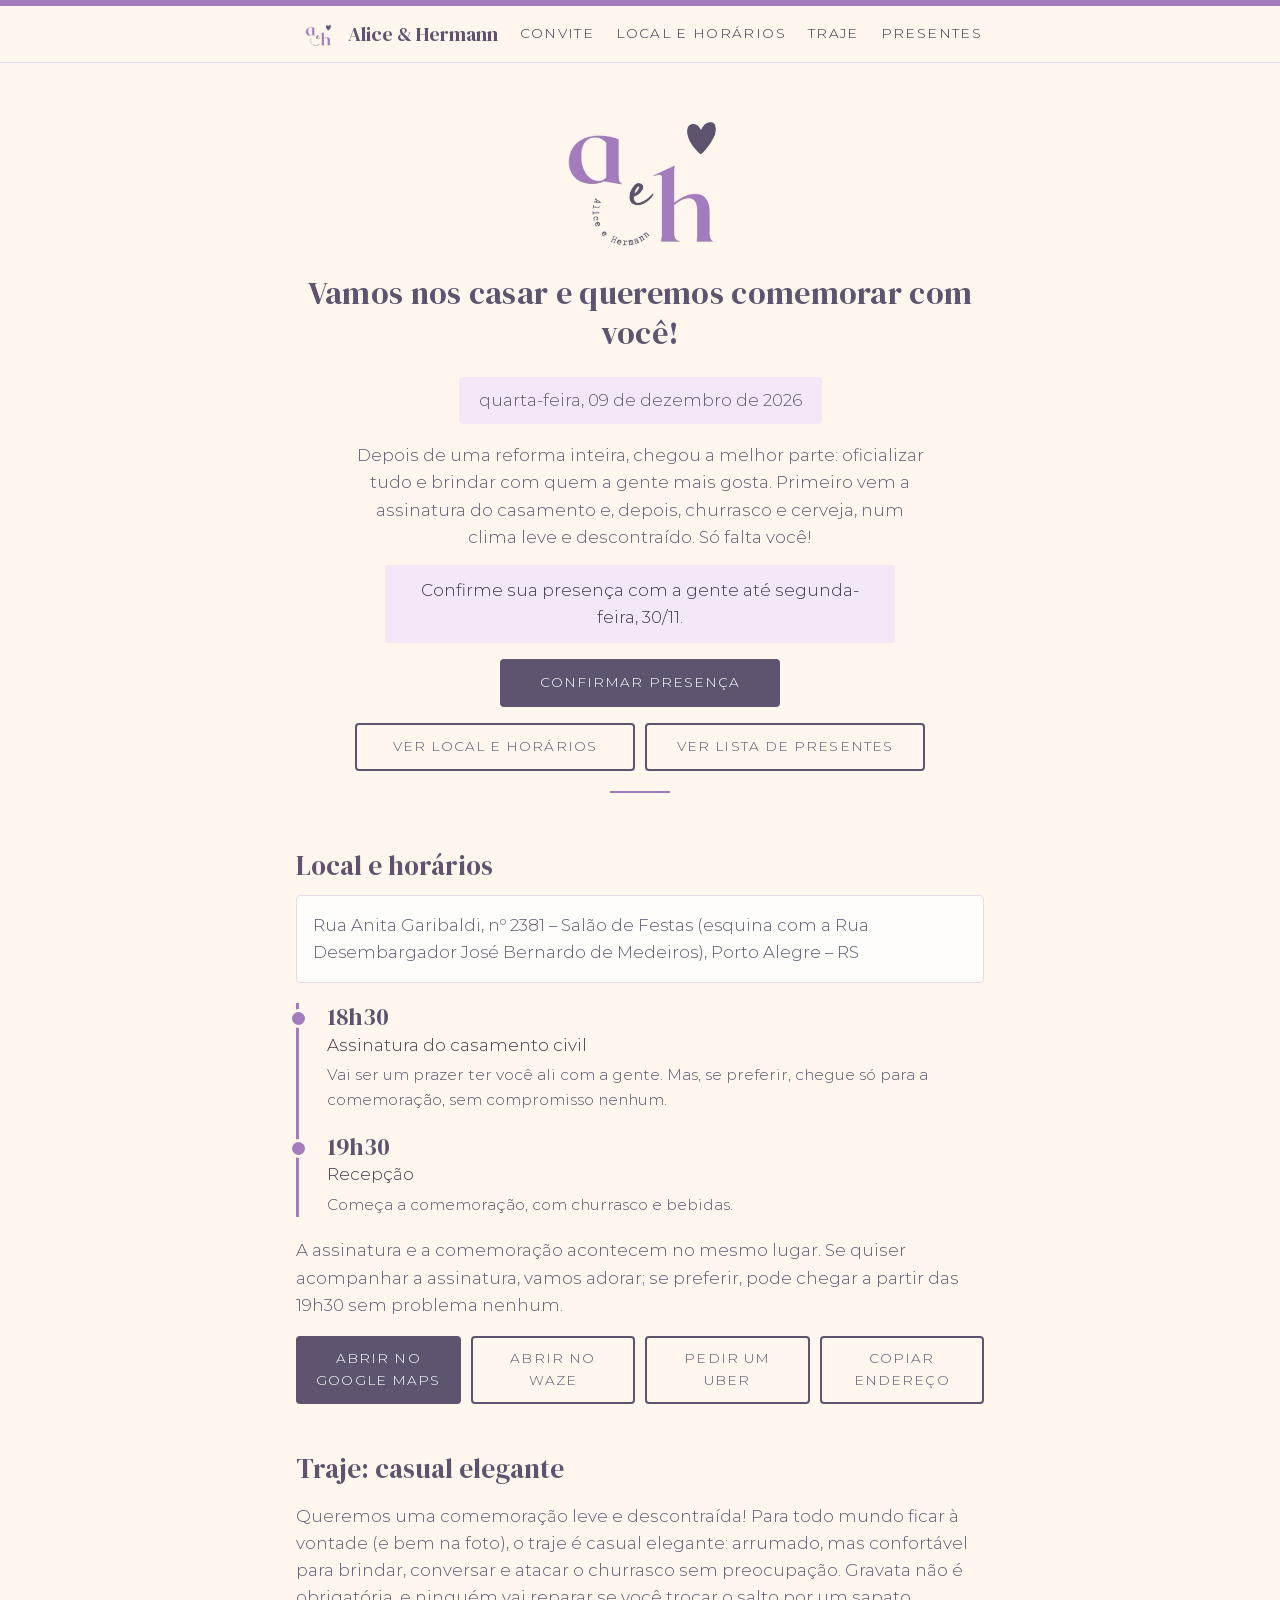
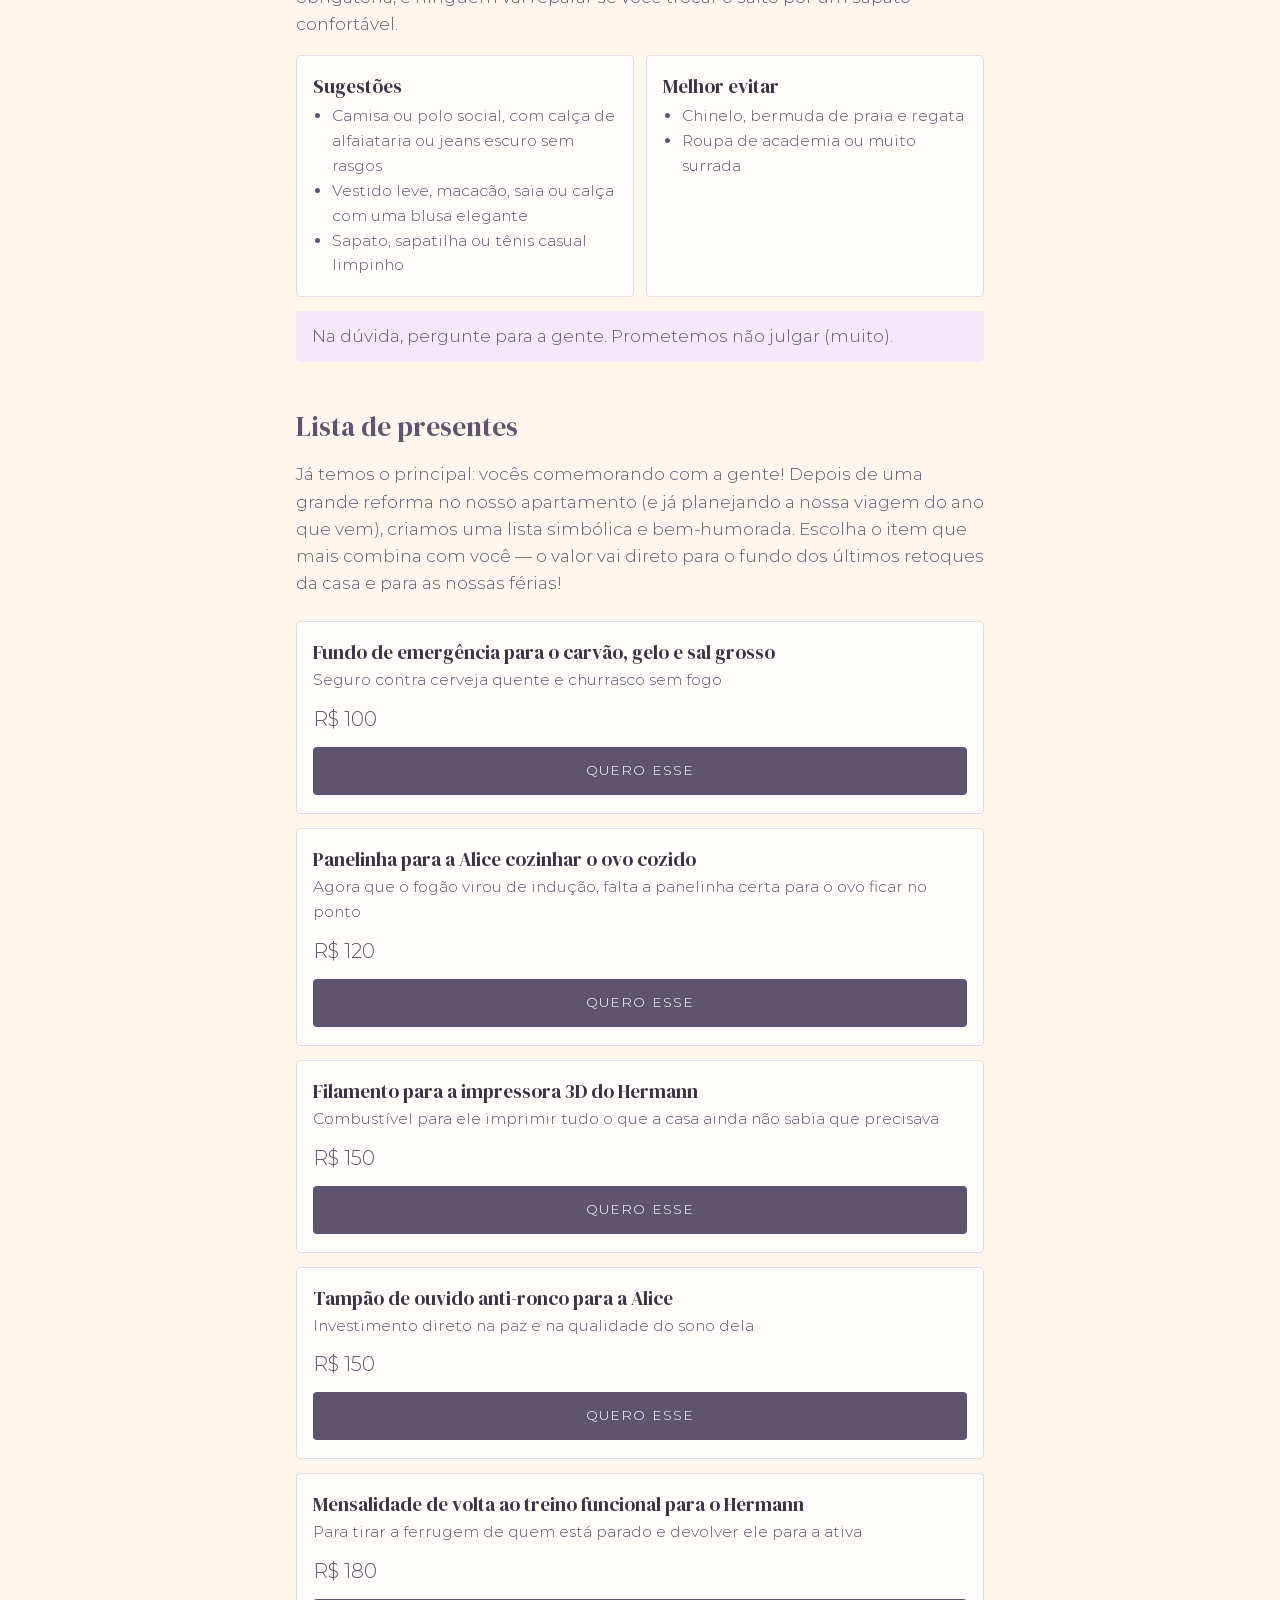
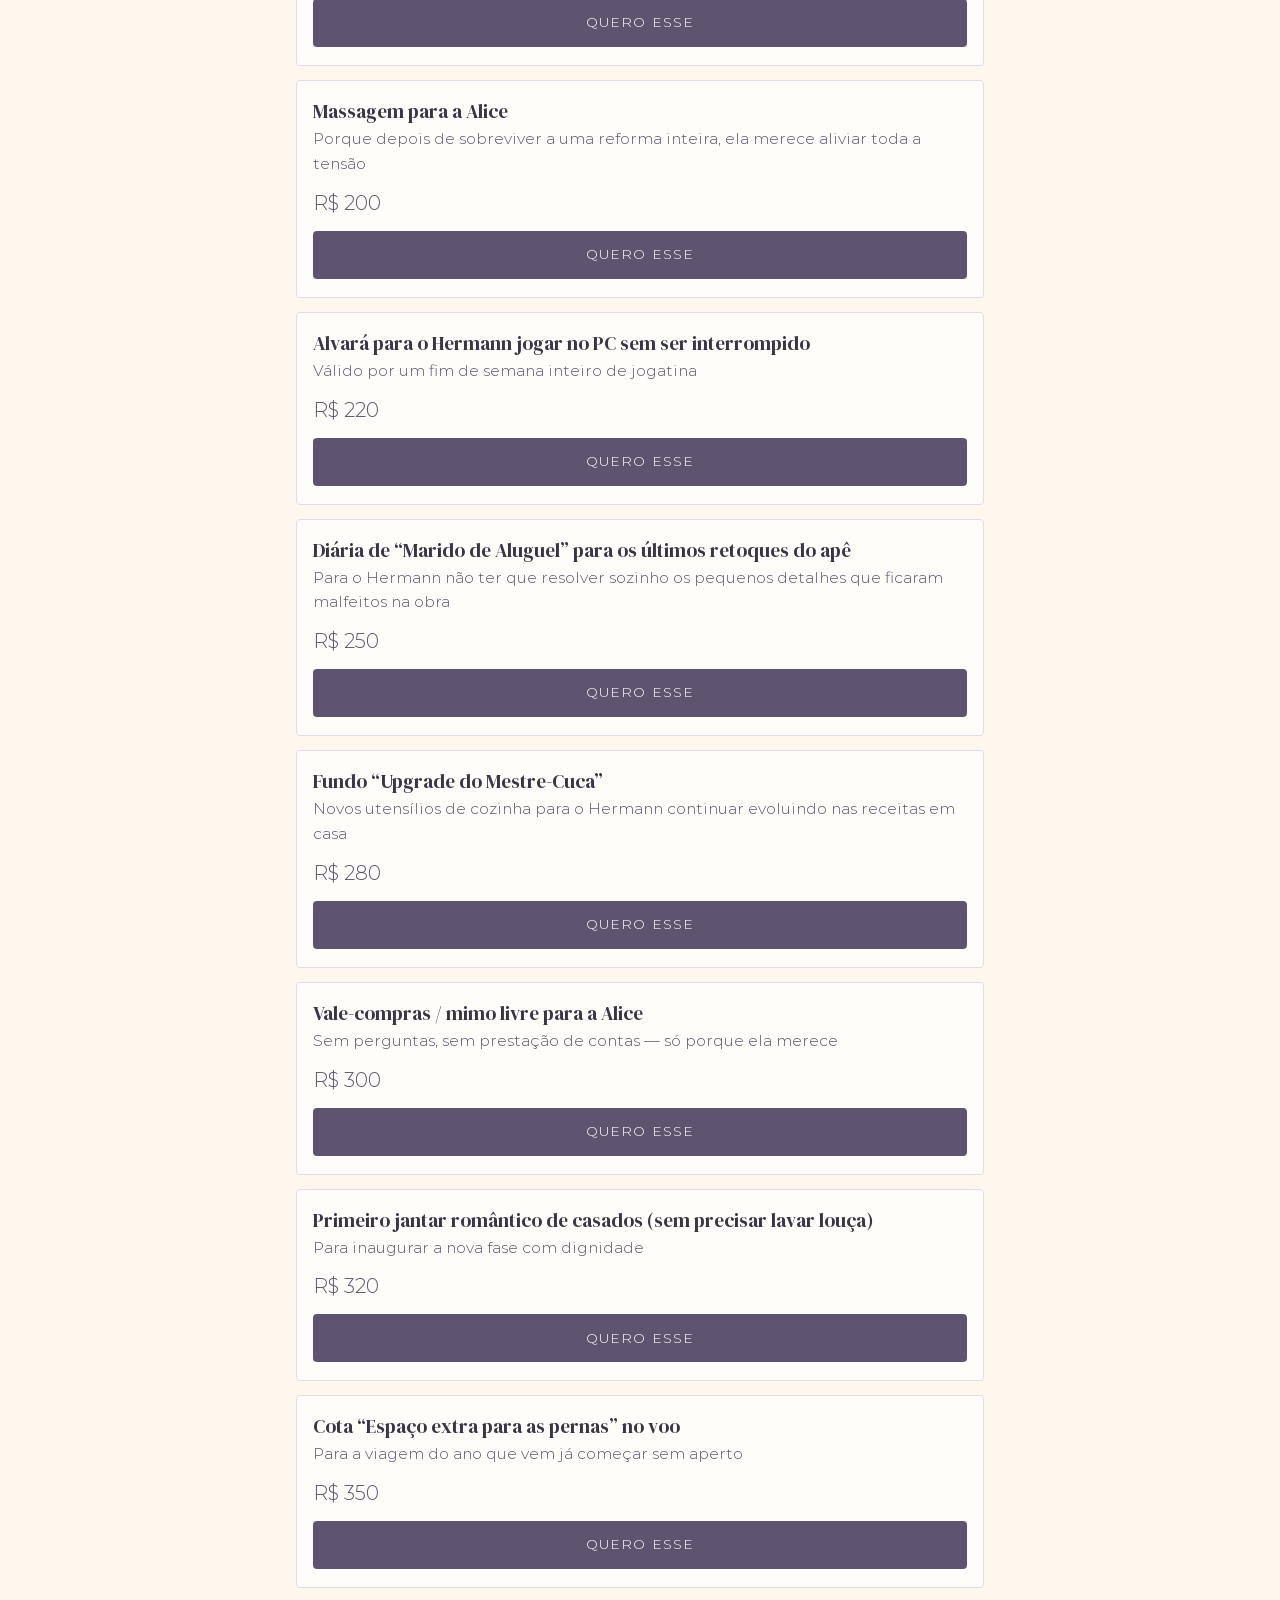
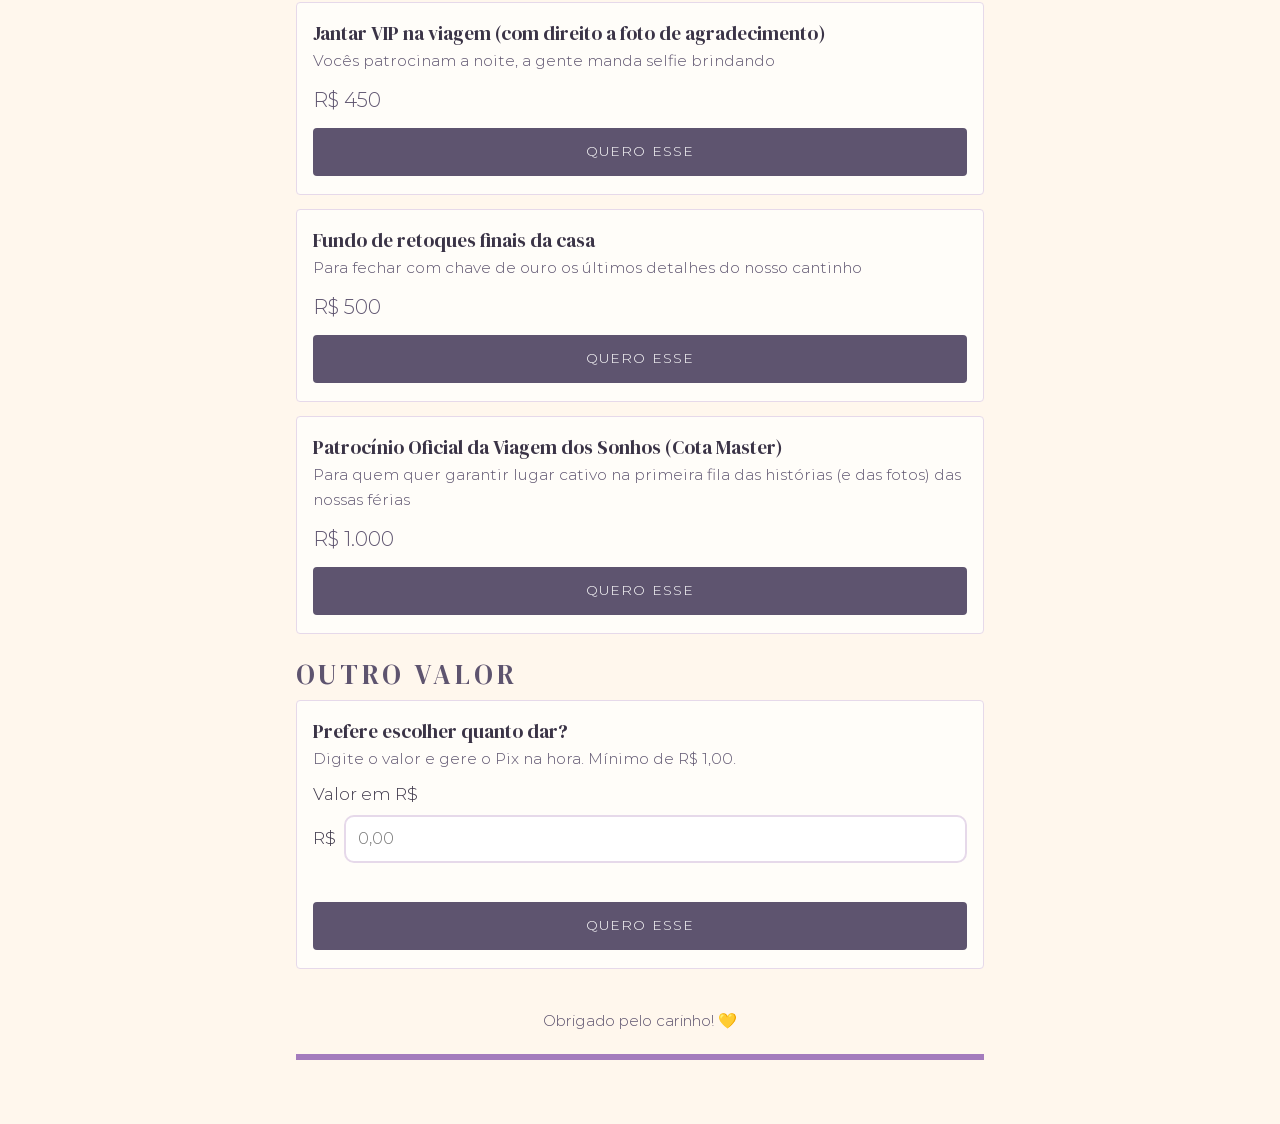
<file: index.html>
<!doctype html>
<html lang="pt-BR">
<head>
<meta charset="utf-8">
<meta name="viewport" content="width=device-width, initial-scale=1">
<title>Alice &amp; Hermann — Convite de casamento</title>
<meta name="description" content="Vamos nos casar e queremos comemorar com você! Quarta-feira, 09 de dezembro de 2026, em Porto Alegre. Assinatura, churrasco e cerveja.">
<meta property="og:type" content="website">
<meta property="og:locale" content="pt_BR">
<meta property="og:title" content="Alice &amp; Hermann — vamos nos casar!">
<meta property="og:description" content="Queremos comemorar com você! 09/12/2026, em Porto Alegre. Veja o local, os horários, o traje e a lista de presentes.">
<meta property="og:image" content="logo.jpg">
<meta name="theme-color" content="#fff7ed">
<link rel="icon" href="data:image/svg+xml,%3Csvg xmlns='http://www.w3.org/2000/svg' viewBox='0 0 100 100'%3E%3Ctext y='.9em' font-size='90'%3E%F0%9F%92%8D%3C/text%3E%3C/svg%3E">
<link rel="stylesheet" href="style.css?v=5">
</head>
<body>
<header class="topo" id="topo"></header>
<div class="wrap">
  <main>
    <section id="convite" class="hero cabecalho" aria-labelledby="titulo">
      <img class="logo" src="logo.jpg" width="260" height="260" alt="Monograma A e H, Alice e Hermann">
      <h1 id="titulo">Vamos nos casar e queremos comemorar com você!</h1>
      <p class="data-destaque" data-ev="dataExtenso"></p>
      <p class="intro">Depois de uma reforma inteira, chegou a melhor parte: oficializar tudo e brindar com quem a gente mais gosta. Primeiro vem a assinatura do casamento e, depois, churrasco e cerveja, num clima leve e descontraído. Só falta você!</p>
      <p class="aviso-caixa rsvp">Confirme sua presença com a gente até <strong data-ev="confirmarAte"></strong>.</p>
      <div class="actions" id="rsvp-botoes"></div>
      <div class="actions">
        <a class="btn btn-secondary" href="#local">Ver local e horários</a>
        <a class="btn btn-secondary" href="#presentes">Ver lista de presentes</a>
      </div>
    </section>

    <section id="local" class="secao" aria-labelledby="t-local">
      <h2 id="t-local">Local e horários</h2>
      <p class="endereco" id="endereco"></p>
      <ol class="timeline">
        <li>
          <span class="hora" data-ev="assinatura"></span>
          <strong>Assinatura do casamento civil</strong>
          <p>Vai ser um prazer ter você ali com a gente. Mas, se preferir, chegue só para a comemoração, sem compromisso nenhum.</p>
        </li>
        <li>
          <span class="hora" data-ev="recepcao"></span>
          <strong>Recepção</strong>
          <p>Começa a comemoração, com churrasco e bebidas.</p>
        </li>
      </ol>
      <p>A assinatura e a comemoração acontecem no mesmo lugar. Se quiser acompanhar a assinatura, vamos adorar; se preferir, pode chegar a partir das 19h30 sem problema nenhum.</p>
      <div class="actions local-botoes">
        <a class="btn btn-primary" id="l-maps" target="_blank" rel="noopener">Abrir no Google Maps</a>
        <a class="btn btn-secondary" id="l-waze" target="_blank" rel="noopener">Abrir no Waze</a>
        <a class="btn btn-secondary" id="l-uber" target="_blank" rel="noopener">Pedir um Uber</a>
        <button type="button" class="btn-qr" id="copiar-endereco">Copiar endereço</button>
      </div>
    </section>

    <section id="traje" class="secao" aria-labelledby="t-traje">
      <h2 id="t-traje">Traje: casual elegante</h2>
      <p>Queremos uma comemoração leve e descontraída! Para todo mundo ficar à vontade (e bem na foto), o traje é casual elegante: arrumado, mas confortável para brindar, conversar e atacar o churrasco sem preocupação. Gravata não é obrigatória, e ninguém vai reparar se você trocar o salto por um sapato confortável.</p>
      <div class="traje-grid">
        <article class="card">
          <h3>Sugestões</h3>
          <ul>
            <li>Camisa ou polo social, com calça de alfaiataria ou jeans escuro sem rasgos</li>
            <li>Vestido leve, macacão, saia ou calça com uma blusa elegante</li>
            <li>Sapato, sapatilha ou tênis casual limpinho</li>
          </ul>
        </article>
        <article class="card">
          <h3>Melhor evitar</h3>
          <ul>
            <li>Chinelo, bermuda de praia e regata</li>
            <li>Roupa de academia ou muito surrada</li>
          </ul>
        </article>
      </div>
      <p class="aviso-caixa">Na dúvida, pergunte para a gente. Prometemos não julgar (muito).</p>
    </section>

    <section id="presentes" class="secao" aria-labelledby="t-presentes">
      <h2 id="t-presentes">Lista de presentes</h2>
      <p>Já temos o principal: vocês comemorando com a gente! Depois de uma grande reforma no nosso apartamento (e já planejando a nossa viagem do ano que vem), criamos uma lista simbólica e bem-humorada. Escolha o item que mais combina com você — o valor vai direto para o fundo dos últimos retoques da casa e para as nossas férias!</p>
      <div id="lista"></div>
    </section>
  </main>

  <footer>Obrigado pelo carinho! 💛</footer>
</div>

<script src="event.js?v=5"></script>
<script src="site.js?v=4"></script>
<script src="qrcode.js?v=4"></script>
<script src="presentes.js?v=4"></script>
<script>
(function () {
  // Preenche os textos a partir do objeto EVENT (event.js).
  const dt = (iso, opts) => { const d = new Date(iso + "T12:00:00Z"); return isNaN(d) ? "" : d.toLocaleDateString("pt-BR", Object.assign({ timeZone: "UTC" }, opts)); };
  const confirmarAte = dt(EVENT.confirmarAte, { weekday: "long", day: "2-digit", month: "2-digit" });
  const dataLonga = dt(EVENT.data, { weekday: "long", day: "2-digit", month: "long", year: "numeric" });
  const valores = { confirmarAte, noivos: EVENT.noivos, dataExtenso: dataLonga, assinatura: EVENT.assinatura, recepcao: EVENT.recepcao };
  document.querySelectorAll("[data-ev]").forEach(e => { e.textContent = valores[e.dataset.ev]; });

  const enderecoCompleto = EVENT.endereco + ", " + EVENT.cidade;
  // Botões de WhatsApp para confirmar presença (mensagem já preenchida).
  const diaMes = dt(EVENT.data, { day: "2-digit", month: "2-digit" });
  const caixa = document.getElementById("rsvp-botoes");
  (EVENT.contatos || []).forEach((c, i) => {
    const a = document.createElement("a");
    a.className = "btn " + (i === 0 ? "btn-primary" : "btn-secondary");
    a.target = "_blank"; a.rel = "noopener";
    a.textContent = c.rotulo;
    a.href = "https://wa.me/" + c.fone + "?text=" + encodeURIComponent("Oi, " + c.nome + "! Quero confirmar minha presença no casamento (" + diaMes + "). Meu nome: ");
    caixa.appendChild(a);
  });

  document.getElementById("endereco").textContent = enderecoCompleto;

  // Links de localização montados a partir de COORDS (sem chave de API, sem mapa embutido).
  const lat = EVENT.COORDS.lat.toFixed(6), lng = EVENT.COORDS.lng.toFixed(6);
  document.getElementById("l-maps").href = EVENT.MAPS_URL;
  document.getElementById("l-waze").href = "https://waze.com/ul?ll=" + lat + "," + lng + "&navigate=yes";
  document.getElementById("l-uber").href = "https://m.uber.com/ul/?action=setPickup&pickup=my_location" +
    "&dropoff%5Blatitude%5D=" + lat + "&dropoff%5Blongitude%5D=" + lng +
    "&dropoff%5Bnickname%5D=" + encodeURIComponent("Salão de Festas");

  document.getElementById("copiar-endereco").addEventListener("click", () =>
    copiarTexto(enderecoCompleto, "Endereço copiado!", "Não consegui copiar. Selecione o endereço manualmente."));
})();
</script>
</body>
</html>
</file>
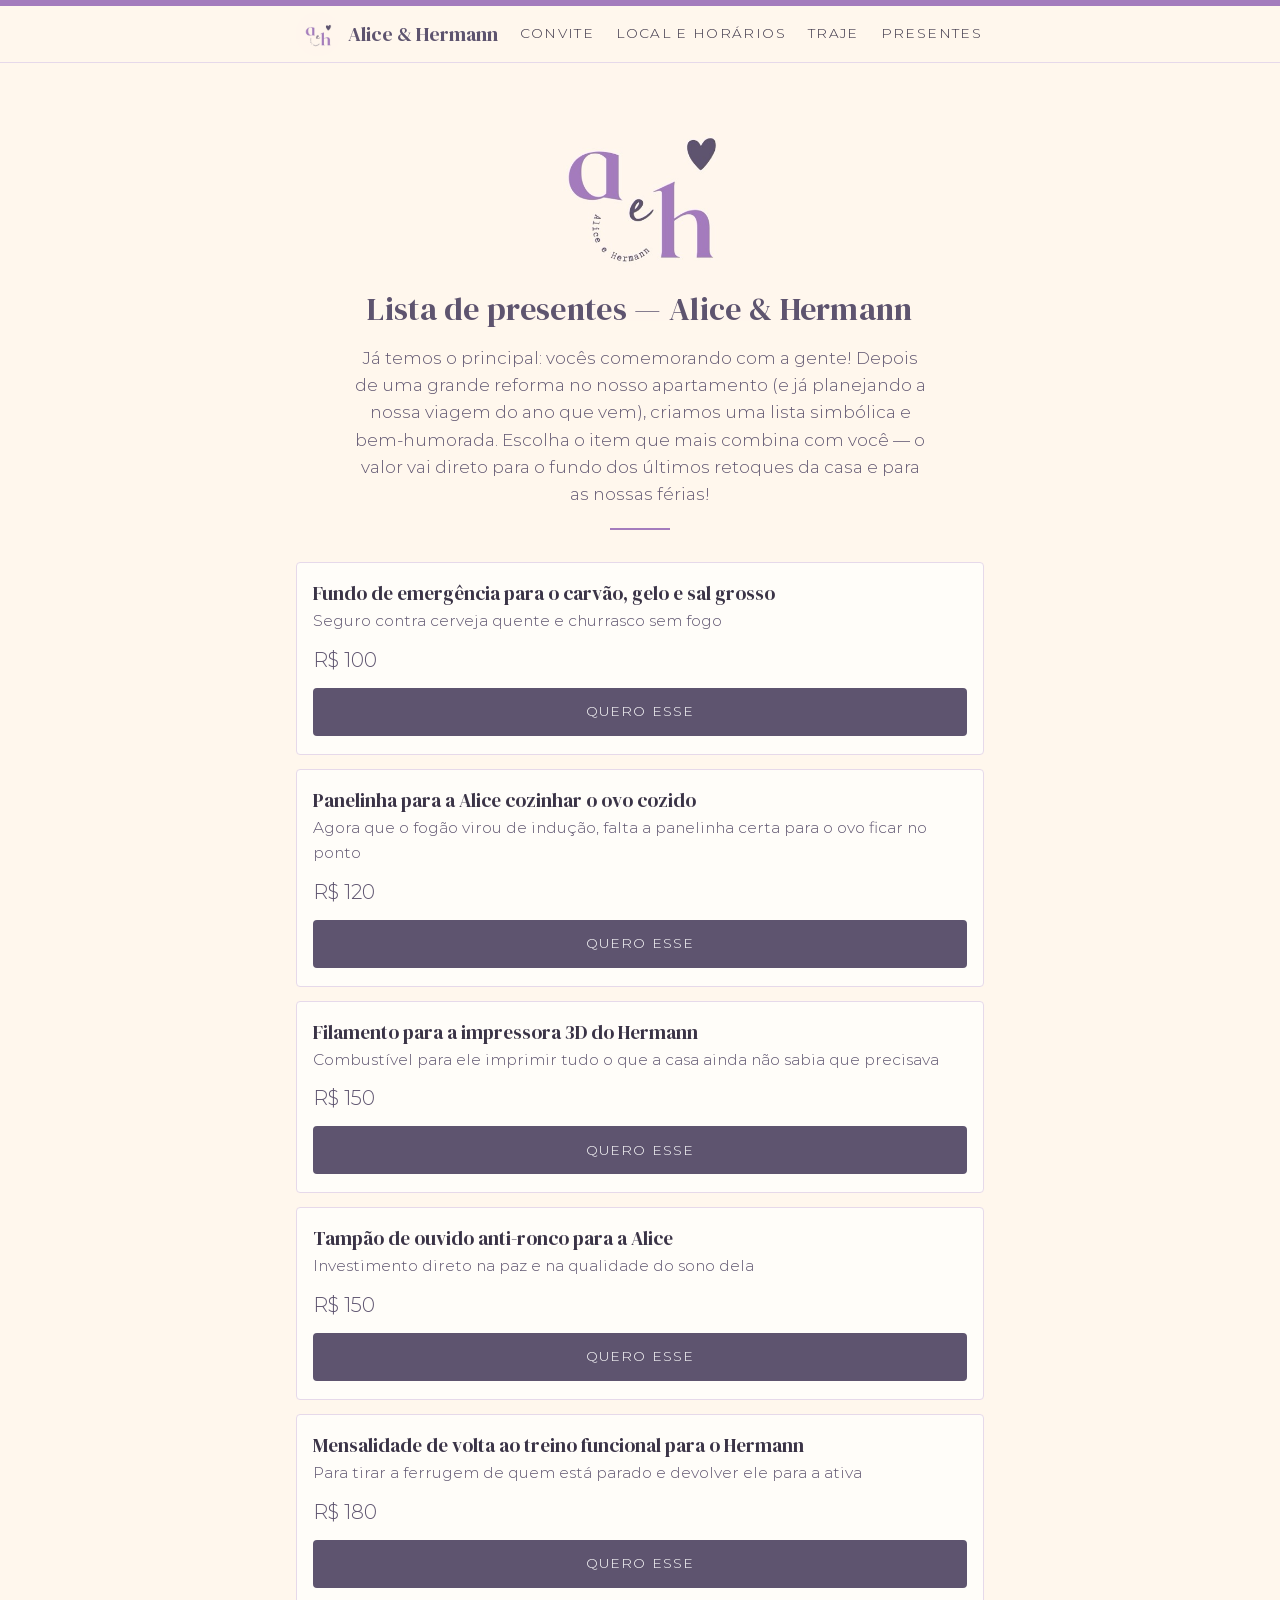
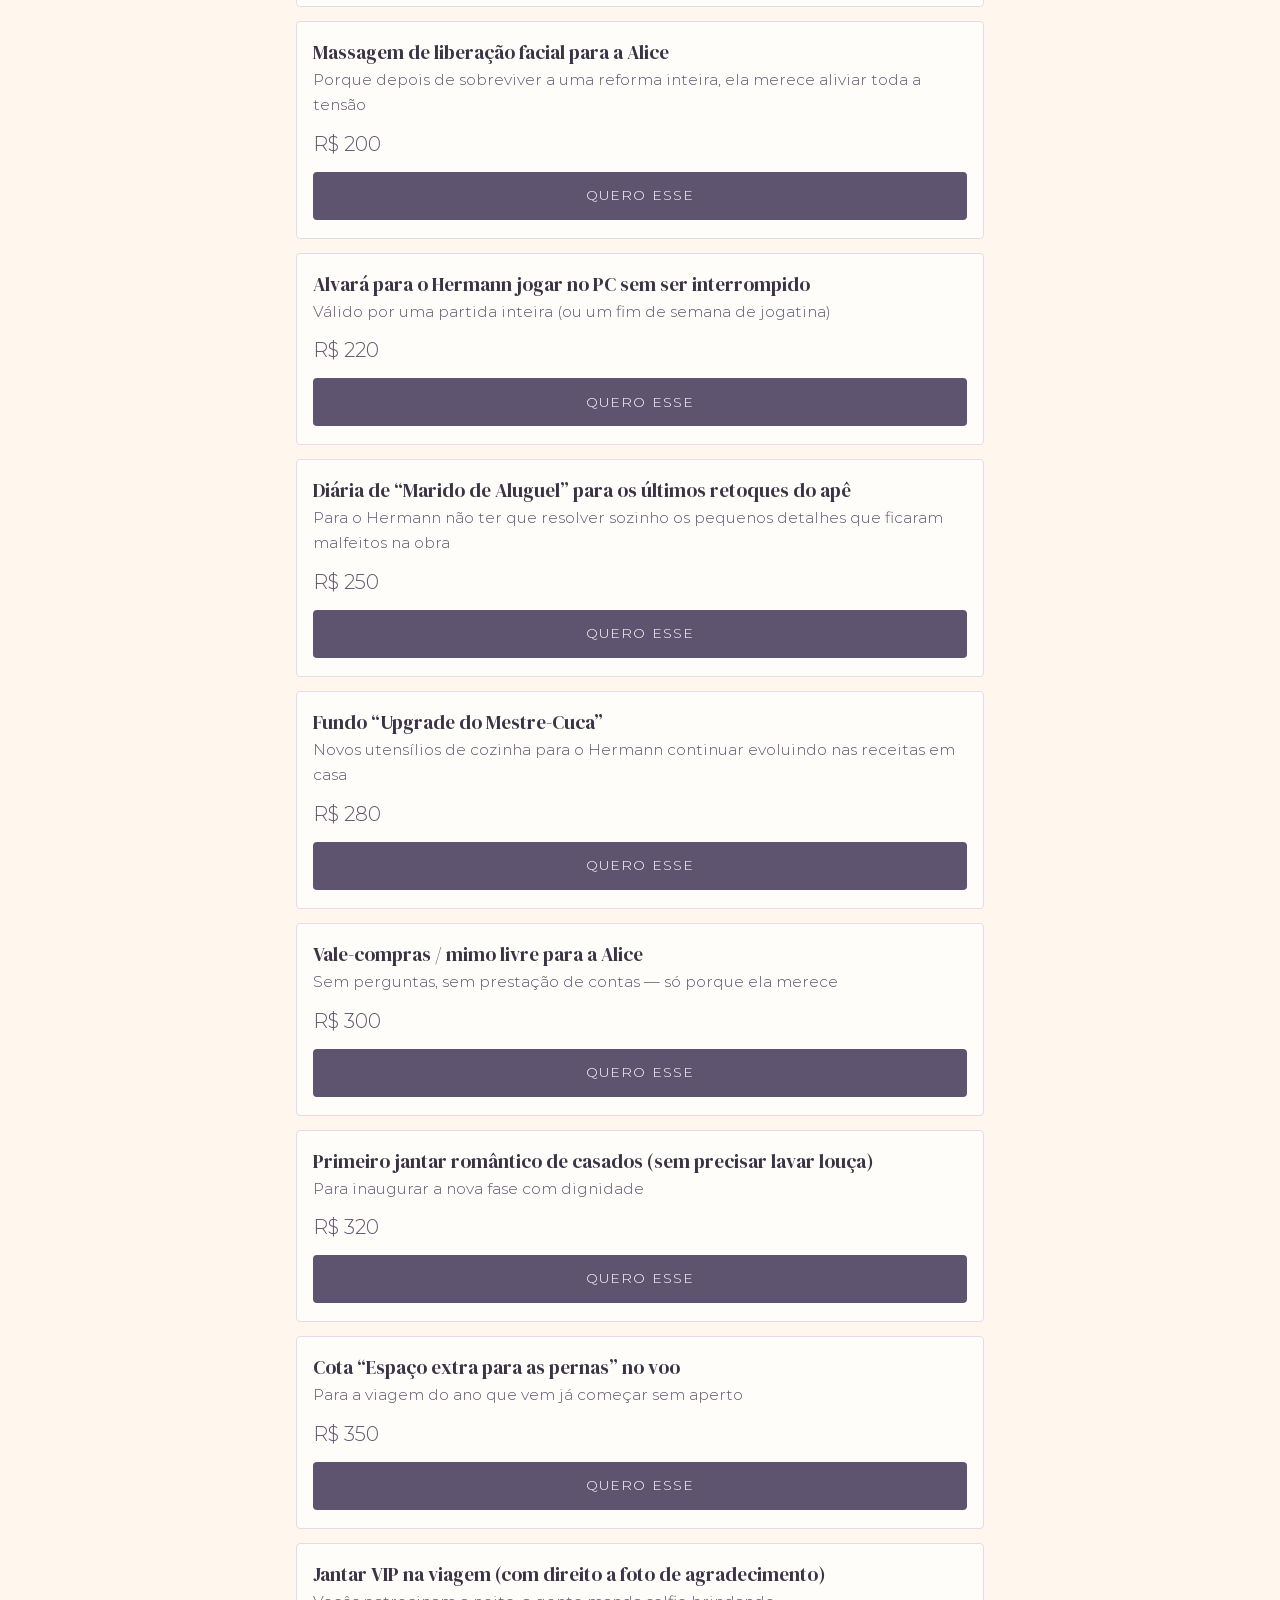
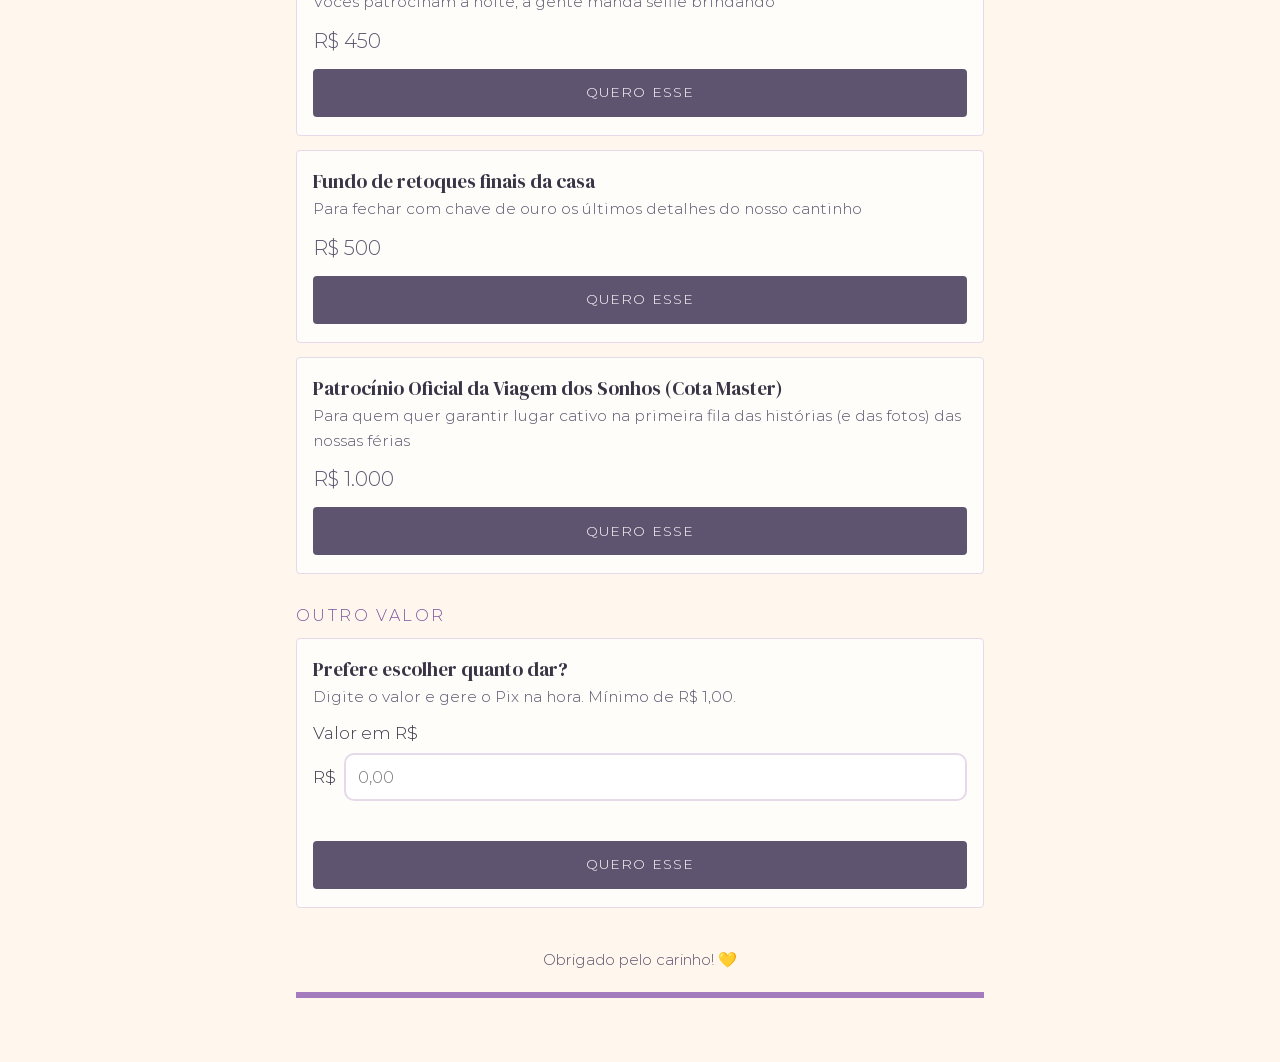
<file: presentes.html>
<!doctype html>
<html lang="pt-BR">
<head>
<meta charset="utf-8">
<meta name="viewport" content="width=device-width, initial-scale=1">
<title>Lista de presentes — Alice &amp; Hermann</title>
<meta name="description" content="Já temos o principal: vocês comemorando com a gente! Escolha um item da nossa lista de presentes simbólica e bem-humorada.">
<meta property="og:type" content="website">
<meta property="og:locale" content="pt_BR">
<meta property="og:title" content="Lista de presentes — Alice &amp; Hermann">
<meta property="og:description" content="Uma lista simbólica e bem-humorada. Escolha o item que mais combina com você e pague por Pix.">
<meta name="theme-color" content="#fff7ed">
<meta property="og:image" content="logo.jpg">
<link rel="icon" href="data:image/svg+xml,%3Csvg xmlns='http://www.w3.org/2000/svg' viewBox='0 0 100 100'%3E%3Ctext y='.9em' font-size='90'%3E%F0%9F%92%8D%3C/text%3E%3C/svg%3E">
<link rel="stylesheet" href="style.css">
</head>
<body>
<header class="topo" id="topo"></header>
<div class="wrap">
  <header class="cabecalho">
    <img class="logo" src="logo.jpg" width="260" height="260" alt="Monograma A e H, Alice e Hermann">
    <h1>Lista de presentes — Alice &amp; Hermann</h1>
    <p class="intro">Já temos o principal: vocês comemorando com a gente! Depois de uma grande reforma no nosso apartamento (e já planejando a nossa viagem do ano que vem), criamos uma lista simbólica e bem-humorada. Escolha o item que mais combina com você — o valor vai direto para o fundo dos últimos retoques da casa e para as nossas férias!</p>
  </header>

  <main id="lista"></main>

  <footer>Obrigado pelo carinho! 💛</footer>
</div>
<script src="event.js"></script>
<script src="site.js"></script>
<script src="qrcode.js"></script>
<script>
/* ============ CONFIG — edite aqui ============ */
const CONFIG = {
  chavePix: "becb4f6d-b217-46e2-9f7b-4509b4ecc9cb",
  nome: "Alice Teixeira da Rosa",   // máx. 25 caracteres (vira MAIÚSCULAS, sem acentos)
  cidade: "Porto Alegre"            // máx. 15 caracteres
};

/* ============ ITENS — edite textos e valores aqui ============ */
const ITENS = [
  { titulo: "Fundo de emergência para o carvão, gelo e sal grosso", descricao: "Seguro contra cerveja quente e churrasco sem fogo", valor: 100 },
  { titulo: "Panelinha para a Alice cozinhar o ovo cozido", descricao: "Agora que o fogão virou de indução, falta a panelinha certa para o ovo ficar no ponto", valor: 120 },
  { titulo: "Filamento para a impressora 3D do Hermann", descricao: "Combustível para ele imprimir tudo o que a casa ainda não sabia que precisava", valor: 150 },
  { titulo: "Tampão de ouvido anti-ronco para a Alice", descricao: "Investimento direto na paz e na qualidade do sono dela", valor: 150 },
  { titulo: "Mensalidade de volta ao treino funcional para o Hermann", descricao: "Para tirar a ferrugem de quem está parado e devolver ele para a ativa", valor: 180 },
  { titulo: "Massagem de liberação facial para a Alice", descricao: "Porque depois de sobreviver a uma reforma inteira, ela merece aliviar toda a tensão", valor: 200 },
  { titulo: "Alvará para o Hermann jogar no PC sem ser interrompido", descricao: "Válido por uma partida inteira (ou um fim de semana de jogatina)", valor: 220 },
  { titulo: "Diária de “Marido de Aluguel” para os últimos retoques do apê", descricao: "Para o Hermann não ter que resolver sozinho os pequenos detalhes que ficaram malfeitos na obra", valor: 250 },
  { titulo: "Fundo “Upgrade do Mestre-Cuca”", descricao: "Novos utensílios de cozinha para o Hermann continuar evoluindo nas receitas em casa", valor: 280 },
  { titulo: "Vale-compras / mimo livre para a Alice", descricao: "Sem perguntas, sem prestação de contas — só porque ela merece", valor: 300 },
  { titulo: "Primeiro jantar romântico de casados (sem precisar lavar louça)", descricao: "Para inaugurar a nova fase com dignidade", valor: 320 },
  { titulo: "Cota “Espaço extra para as pernas” no voo", descricao: "Para a viagem do ano que vem já começar sem aperto", valor: 350 },
  { titulo: "Jantar VIP na viagem (com direito a foto de agradecimento)", descricao: "Vocês patrocinam a noite, a gente manda selfie brindando", valor: 450 },
  { titulo: "Fundo de retoques finais da casa", descricao: "Para fechar com chave de ouro os últimos detalhes do nosso cantinho", valor: 500 },
  { titulo: "Patrocínio Oficial da Viagem dos Sonhos (Cota Master)", descricao: "Para quem quer garantir lugar cativo na primeira fila das histórias (e das fotos) das nossas férias", valor: 1000 }
];

/* ============ PIX (BR Code estático, EMV) ============ */
function crc16(str) {
  let crc = 0xFFFF;
  for (let i = 0; i < str.length; i++) {
    crc ^= (str.charCodeAt(i) & 0xFF) << 8;
    for (let b = 0; b < 8; b++) {
      crc = (crc & 0x8000) ? ((crc << 1) ^ 0x1021) & 0xFFFF : (crc << 1) & 0xFFFF;
    }
  }
  return crc.toString(16).toUpperCase().padStart(4, "0");
}

function tlv(id, value) {
  return id + String(value.length).padStart(2, "0") + value;
}

function limpar(texto, max) {
  return texto.normalize("NFD").replace(/[̀-ͯ]/g, "")
    .toUpperCase().replace(/[^A-Z0-9 ]/g, "").trim().slice(0, max).trim();
}

function gerarPix(valor, cfg) {
  cfg = cfg || CONFIG;
  const conta = tlv("00", "br.gov.bcb.pix") + tlv("01", cfg.chavePix);
  const corpo =
    tlv("00", "01") +
    tlv("01", "11") +
    tlv("26", conta) +
    tlv("52", "0000") +
    tlv("53", "986") +
    tlv("54", Number(valor).toFixed(2)) +
    tlv("58", "BR") +
    tlv("59", limpar(cfg.nome, 25)) +
    tlv("60", limpar(cfg.cidade, 15)) +
    tlv("62", tlv("05", "***")) +
    "6304";
  return corpo + crc16(corpo);
}

function formatarReal(v) {
  return "R$ " + Number(v).toLocaleString("pt-BR", { minimumFractionDigits: v % 1 ? 2 : 0, maximumFractionDigits: 2 });
}

/* ============ INTERFACE ============ */
if (typeof document !== "undefined") {
  // aviso(), el() e copiarTexto() vêm de site.js
  function copiar(texto) {
    copiarTexto(texto, "Pix copiado! Cole em Pix copia e cola no app do banco",
      "Não consegui copiar. Use o QR code ou selecione o código manualmente.");
  }

  const celular = !!(window.matchMedia && matchMedia("(pointer: coarse)").matches);

  // Um único botão "Quero esse". Ao clicar, abre o painel com Copiar Pix, QR code e a ajuda.
  // No celular copia o Pix na hora; no computador já mostra o QR code.
  // obterPayload() devolve o código Pix atual (ou null se o valor for inválido).
  function acoes(idBase, obterPayload) {
    const btnQuero = el("button", { type: "button", class: "btn-copy btn-quero", "aria-expanded": "false", "aria-controls": idBase + "-painel", text: "Quero esse" });
    const status = el("p", { class: "status", role: "status" });
    const qr = el("div", { class: "qr", hidden: "" });
    const btnCopy = el("button", { type: "button", class: "btn-copy", text: "Copiar Pix" });
    const btnQr = el("button", { type: "button", class: "btn-qr", "aria-expanded": "false", text: "Ver QR code" });
    const ajuda = el("div", { class: "ajuda" }, [
      el("h4", { text: "Como pagar" }),
      el("ol", {}, [
        el("li", { text: "Toque em Copiar Pix." }),
        el("li", { text: "Abra o app do seu banco." }),
        el("li", { text: "Escolha Pix → Pix copia e cola." }),
        el("li", { text: "Cole, confira o valor e o nome do recebedor (" + limpar(CONFIG.nome, 25) + ") e confirme." })
      ]),
      el("p", { text: "Está no computador? Escaneie o QR code com a câmera do celular ou pelo app do banco (Pix → Ler QR code)." })
    ]);
    const painel = el("div", { class: "painel", id: idBase + "-painel", hidden: "" }, [
      status, el("div", { class: "actions" }, [btnCopy, btnQr]), qr, ajuda
    ]);

    function mostrarQr(mostrar) {
      if (mostrar) { const p = obterPayload(); if (!p) return; desenharQr(qr, p); }
      qr.hidden = !mostrar;
      btnQr.setAttribute("aria-expanded", String(mostrar));
      btnQr.textContent = mostrar ? "Ocultar QR code" : "Ver QR code";
    }
    function fechar() {
      painel.hidden = true; mostrarQr(false); status.textContent = "";
      btnQuero.setAttribute("aria-expanded", "false"); btnQuero.textContent = "Quero esse";
    }
    btnQuero.addEventListener("click", () => {
      if (!painel.hidden) { fechar(); return; }
      const p = obterPayload();
      if (!p) return;
      painel.hidden = false;
      btnQuero.setAttribute("aria-expanded", "true");
      btnQuero.textContent = "Fechar";
      if (celular) {
        copiar(p);
        status.textContent = "Pix copiado! Agora abra o app do seu banco e use Pix → Pix copia e cola.";
      } else {
        mostrarQr(true);
        status.textContent = "Escaneie o QR code com o celular ou copie o código Pix.";
      }
      painel.scrollIntoView({ block: "nearest", behavior: "smooth" });
    });
    btnCopy.addEventListener("click", () => { const p = obterPayload(); if (p) copiar(p); });
    btnQr.addEventListener("click", () => mostrarQr(qr.hidden));
    return { botoes: btnQuero, painel, fechar };
  }

  function desenharQr(container, payload) {
    const q = qrcode(0, "M");
    q.addData(payload);
    q.make();
    container.innerHTML = q.createSvgTag({ scalable: true, margin: 0 });
    const svg = container.querySelector("svg");
    svg.setAttribute("role", "img");
    svg.setAttribute("aria-label", "QR code do Pix");
    const nota = el("small", { text: "Escaneie com o app do banco (Pix → Ler QR code)" });
    container.appendChild(nota);
  }

  const raiz = document.getElementById("lista");
  const lista = el("section", { class: "list", "aria-label": "Presentes" });
  ITENS.forEach((it, n) => {
    const a = acoes("item" + (n + 1), () => gerarPix(it.valor));
    lista.appendChild(el("article", { class: "card" }, [
      el("h3", { text: it.titulo }),
      el("p", { text: it.descricao }),
      el("div", { class: "price", text: formatarReal(it.valor) }),
      el("div", { class: "actions" }, [a.botoes]), a.painel
    ]));
  });
  raiz.appendChild(lista);

  // Cartão "Outro valor"
  (function () {
    const input = el("input", { type: "text", id: "outro-valor", inputmode: "decimal", autocomplete: "off", placeholder: "0,00", "aria-describedby": "outro-erro" });
    const erro = el("p", { class: "error", id: "outro-erro", role: "alert" });
    let a;
    function valorValido() {
      const bruto = input.value.trim().replace(/\./g, "").replace(",", ".");
      const v = Number(bruto);
      if (!bruto || !isFinite(v) || v < 1 || v > 9999999.99) {
        erro.textContent = "Digite um valor de pelo menos R$ 1,00 (ex.: 75,50).";
        return null;
      }
      erro.textContent = "";
      return Math.round(v * 100) / 100;
    }
    a = acoes("outro", () => { const v = valorValido(); return v === null ? null : gerarPix(v); });
    // Se o valor mudar com o painel aberto, fecha (o código antigo não vale mais).
    input.addEventListener("input", () => a.fechar());
    const sec = el("section", { class: "list" }, [
      el("h2", { text: "Outro valor" }),
      el("article", { class: "card" }, [
        el("h3", { text: "Prefere escolher quanto dar?" }),
        el("p", { text: "Digite o valor e gere o Pix na hora. Mínimo de R$ 1,00." }),
        el("label", { for: "outro-valor", text: "Valor em R$" }),
        el("div", { class: "field" }, [el("span", { "aria-hidden": "true", text: "R$" }), input]),
        erro, el("div", { class: "actions" }, [a.botoes]), a.painel
      ])
    ]);
    raiz.appendChild(sec);
  })();
}
</script>
</body>
</html>
</file>
<file: style.css>
@font-face {
  font-family: "DM Serif Display"; font-style: normal; font-weight: 400; font-display: swap;
  src: url(fonts/dmserifdisplay-latin.woff2) format("woff2");
}
@font-face {
  font-family: "Montserrat"; font-style: normal; font-weight: 300 600; font-display: swap;
  src: url(fonts/montserrat-latin.woff2) format("woff2");
}
:root {
  --bg: #fff7ed;          /* creme do monograma */
  --card: #fffdf9;
  --ink: #3b3447;
  --muted: #5e546f;       /* ameixa */
  --accent: #5e546f;      /* ameixa: botões e valores (contraste AAA com branco) */
  --accent-ink: #ffffff;
  --sage: #7d55a0;        /* lilás escurecido para texto pequeno (contraste AA) */
  --leaf: #a47cbd;        /* lilás do monograma: detalhes decorativos */
  --band: #f3e8f7;
  --line: #e6d9ea;
  --focus: #1d4ed8;
}
* { box-sizing: border-box; }
html { -webkit-text-size-adjust: 100%; }
body {
  margin: 0; background: var(--bg); color: var(--ink);
  font: 300 17px/1.6 "Montserrat", system-ui, -apple-system, "Segoe UI", Roboto, sans-serif;
}
.wrap { max-width: 720px; margin: 0 auto; padding: 24px 16px 64px; }
h1, h2, h3 { font-weight: 400; line-height: 1.25; }
.cabecalho { text-align: center; padding: 24px 0 8px; }
h1 { font-family: "DM Serif Display", Georgia, serif; font-size: 2rem; font-weight: 400; letter-spacing: .01em; margin: 8px 0 16px; color: var(--accent); }
.logo { display: block; width: 260px; height: 260px; max-width: 80%; height: auto; margin: -50px auto -40px; }
.cabecalho::after { content: ""; display: block; width: 60px; border-top: 2px solid var(--leaf); margin: 20px auto 0; }
.intro { font-weight: 400; color: var(--muted); margin: 0 auto; max-width: 34em; }
.list { margin-top: 24px; }
.list h2 { font-size: 1rem; text-transform: uppercase; letter-spacing: .15em; color: var(--sage); margin: 32px 0 12px; }
.card { background: var(--card); border: 1px solid var(--line); border-radius: 4px; padding: 18px 16px; margin-bottom: 14px; }
.card h3 { font-family: "DM Serif Display", Georgia, serif; font-weight: 400; margin: 0 0 4px; font-size: 1.2rem; }
.card p { font-weight: 400; margin: 0 0 10px; color: var(--muted); font-size: .97rem; }
.price { font-weight: 600; font-size: 1.25rem; color: var(--accent); margin-bottom: 12px; }
.actions { display: flex; gap: 10px; flex-wrap: wrap; }
button, input { font: inherit; }
button, .btn {
  min-height: 48px; padding: 10px 18px; border-radius: 4px; cursor: pointer; text-transform: uppercase; letter-spacing: .08em; font-size: .85rem;
  border: 2px solid var(--accent); flex: 1 1 140px;
}
.btn-copy, .btn-primary { background: var(--accent); color: var(--accent-ink); font-weight: 600; }
.btn-qr, .btn-secondary { background: transparent; color: var(--accent); font-weight: 600; }
button:focus-visible, input:focus-visible { outline: 3px solid var(--focus); outline-offset: 2px; }
.painel { margin-top: 14px; padding-top: 14px; border-top: 1px dashed var(--line); }
.painel[hidden] { display: none; }
.status { margin: 0 0 12px; font-weight: 500; color: var(--accent); }
.ajuda { margin-top: 14px; background: var(--band); border-radius: 4px; padding: 12px 16px; }
.ajuda h4 { margin: 0 0 6px; font-size: .85rem; text-transform: uppercase; letter-spacing: .15em; color: var(--sage); font-weight: 500; }
.ajuda ol { margin: 0; padding-left: 1.3em; font-size: .95rem; }
.ajuda p { margin: 8px 0 0; font-size: .9rem; color: var(--muted); }
.qr { margin-top: 14px; text-align: center; }
.qr[hidden] { display: none; }
.qr svg { width: 220px; height: 220px; max-width: 100%; background: #fff; padding: 8px; border-radius: 8px; border: 1px solid var(--line); }
.qr small { display: block; color: var(--muted); margin-top: 6px; }
label { display: block; font-weight: 600; margin-bottom: 6px; }
.field { display: flex; align-items: center; gap: 8px; margin-bottom: 8px; }
.field span { font-weight: 700; }
input[type=text] { flex: 1; min-height: 48px; padding: 8px 12px; border: 2px solid var(--line); border-radius: 10px; background: #fff; color: var(--ink); }
.error { color: #b00020; min-height: 1.4em; margin: 0 0 8px; font-size: .95rem; }
#toast {
  position: fixed; left: 50%; bottom: 20px; transform: translate(-50%, 20px); opacity: 0;
  background: var(--ink); color: #fff; padding: 12px 18px; border-radius: 10px; max-width: calc(100% - 32px);
  text-align: center; transition: opacity .2s, transform .2s; pointer-events: none; z-index: 10;
}
#toast.show { opacity: 1; transform: translate(-50%, 0); }
footer { border-bottom: 6px solid var(--leaf); padding-bottom: 20px; text-align: center; color: var(--muted); margin-top: 40px; font-size: .95rem; }
@media (prefers-reduced-motion: reduce) { #toast { transition: none; } }

/* ---------- Navegação ---------- */
.topo { position: sticky; top: 0; z-index: 5; background: var(--bg); border-top: 6px solid var(--leaf); border-bottom: 1px solid var(--line); min-height: 58px; }
.topo-in { max-width: 720px; margin: 0 auto; padding: 6px 16px; display: flex; align-items: center; justify-content: space-between; flex-wrap: wrap; gap: 8px; }
.marca { display: flex; align-items: center; gap: 8px; color: var(--accent); text-decoration: none; font-family: "DM Serif Display", Georgia, serif; font-size: 1.25rem; }
.marca img { width: 44px; height: 44px; border-radius: 50%; }
.menu-btn { flex: 0 0 auto; min-height: 44px; padding: 6px 14px; background: transparent; color: var(--accent); font-weight: 600; }
#menu { flex-basis: 100%; }
#menu[hidden] { display: none; }
#menu ul { list-style: none; margin: 0; padding: 4px 0 10px; }
#menu a { display: block; padding: 12px 4px; color: var(--ink); text-decoration: none; font-weight: 500; text-transform: uppercase; letter-spacing: .1em; font-size: .85rem; border-bottom: 1px solid var(--line); }
#menu a:hover, #menu a[aria-current] { color: var(--sage); }
#menu a:focus-visible, .marca:focus-visible { outline: 3px solid var(--focus); outline-offset: 2px; }
@media (min-width: 640px) {
  .menu-btn { display: none; }
  #menu, #menu[hidden] { display: block; flex-basis: auto; }
  #menu ul { display: flex; gap: 18px; padding: 0; }
  #menu a { border: 0; padding: 8px 2px; }
}
section[id] { scroll-margin-top: 80px; }

/* ---------- Seções do site ---------- */
.hero { text-align: center; padding: 8px 0 8px; }
.rsvp { max-width: 30em; margin: 16px auto; text-align: center; }
.data-destaque { display: inline-block; margin: 8px 0 18px; padding: 10px 20px; background: var(--band); border-radius: 4px; font-weight: 600; color: var(--accent); }
.hero .actions { justify-content: center; margin-top: 8px; }
.hero .actions + .actions { margin-top: 16px; }
.hero .actions .btn { max-width: 280px; }
.secao { margin-top: 48px; }
.secao h2 { font-family: "DM Serif Display", Georgia, serif; font-size: 1.7rem; color: var(--accent); margin: 0 0 8px; }
.secao > p { font-weight: 400; color: var(--muted); }
.btn { display: inline-flex; align-items: center; justify-content: center; text-decoration: none; text-align: center; font-weight: 600; }
.endereco { background: var(--card); border: 1px solid var(--line); border-radius: 4px; padding: 16px; font-weight: 500; font-size: 1.05rem; color: var(--ink); margin: 12px 0; }
.timeline { list-style: none; margin: 20px 0; padding: 0 0 0 28px; border-left: 3px solid var(--leaf); }
.timeline li { position: relative; margin-bottom: 20px; }
.timeline li::before { content: ""; position: absolute; left: -38px; top: 6px; width: 13px; height: 13px; border-radius: 50%; background: var(--leaf); border: 3px solid var(--bg); }
.timeline .hora { display: block; font-family: "DM Serif Display", Georgia, serif; font-size: 1.5rem; color: var(--accent); line-height: 1.2; }
.timeline strong { font-weight: 600; }
.timeline p { margin: 4px 0 0; font-weight: 400; color: var(--muted); font-size: .97rem; }
.local-botoes { margin-top: 12px; }
.traje-grid { display: grid; gap: 12px; margin-top: 14px; }
@media (min-width: 640px) { .traje-grid { grid-template-columns: 1fr 1fr; } }
.traje-grid .card { margin: 0; }
.traje-grid h3 { margin-bottom: 6px; }
.traje-grid ul { margin: 0; padding-left: 1.2em; font-weight: 400; color: var(--muted); font-size: .97rem; }
.aviso-caixa { margin-top: 14px; background: var(--band); border-radius: 4px; padding: 12px 16px; font-weight: 400; }
</file>
